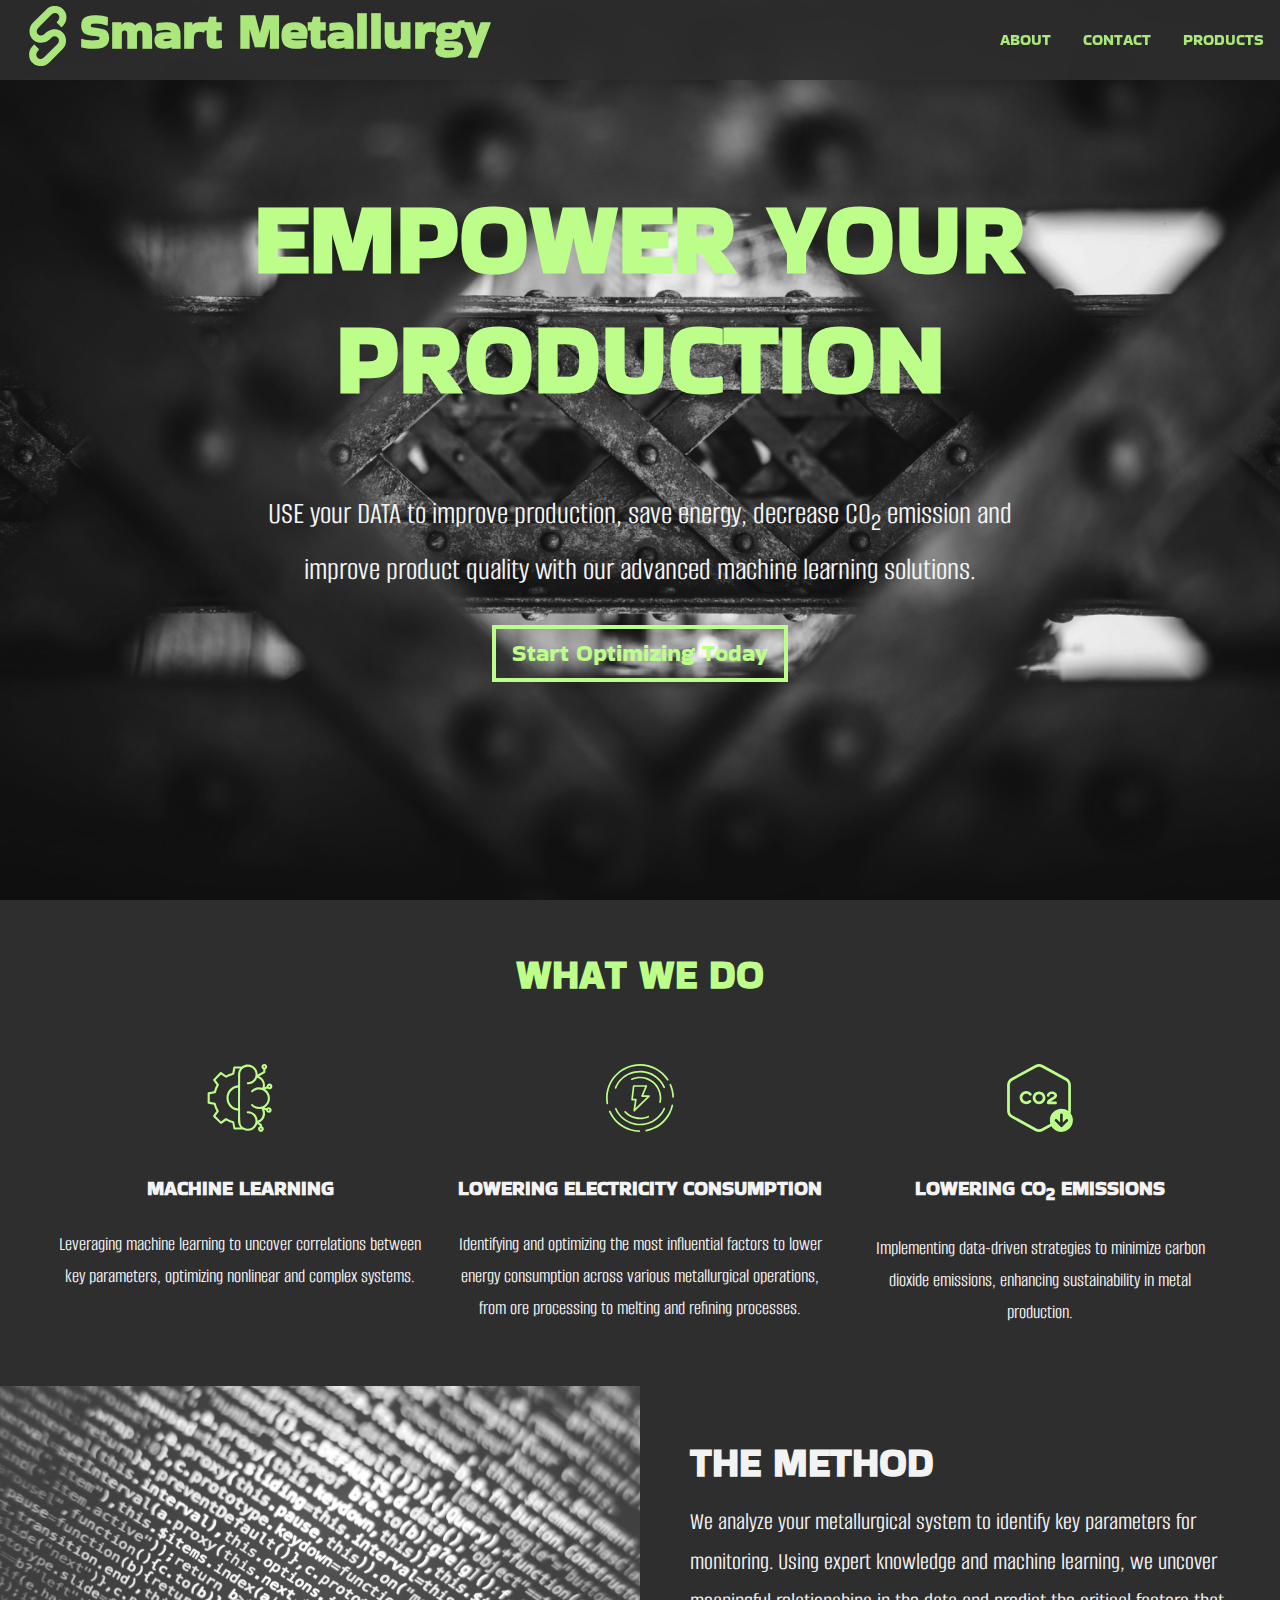
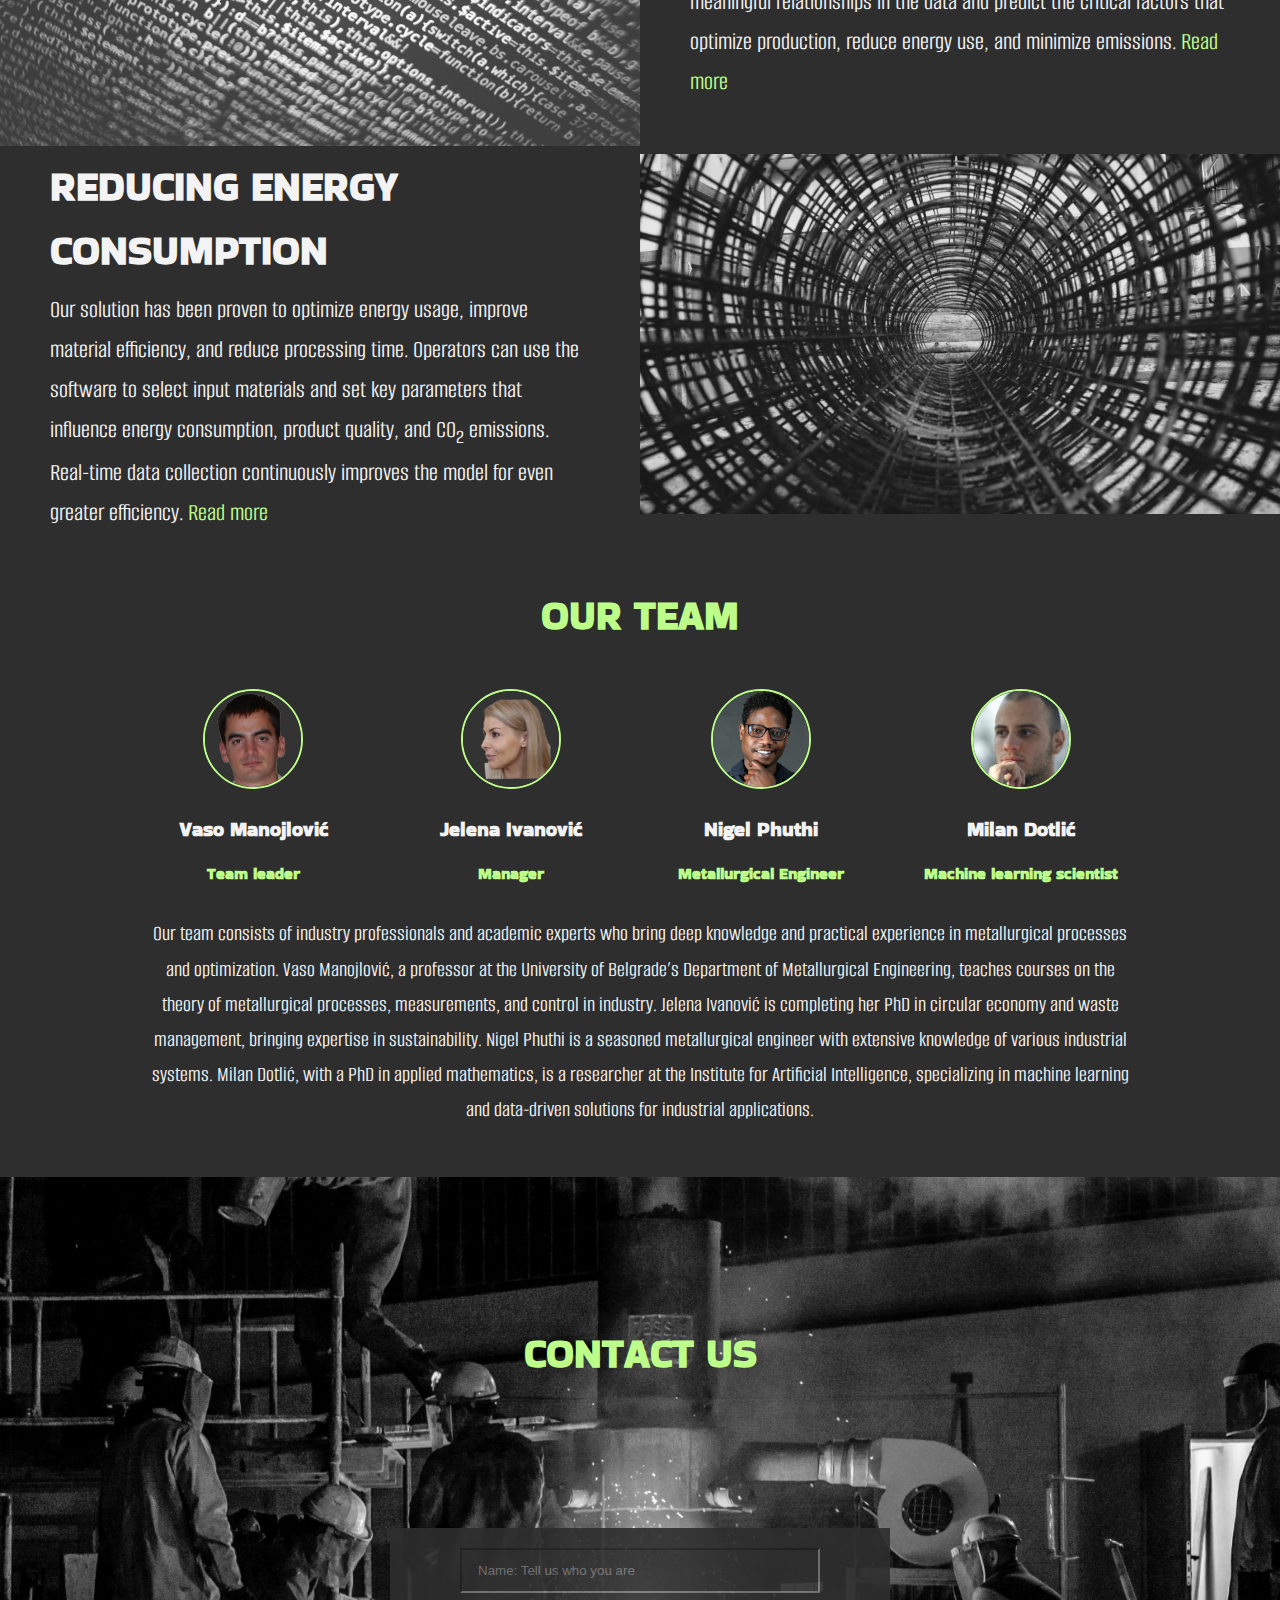
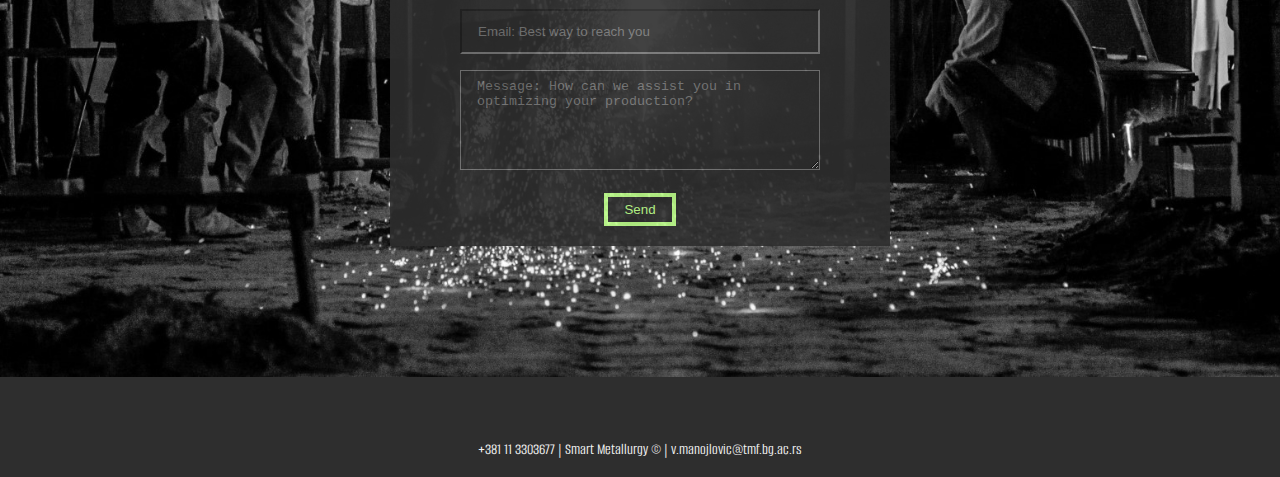
<file: index.html>
<!DOCTYPE html>
<html lang="en">

<head>
  <meta charset="UTF-8">
  <meta http-equiv="X-UA-Compatible" content="IE=edge">
  <meta name="viewport" content="width=device-width, initial-scale=1.0">
  <meta name="description" content="Software solution
  based on data-driven machine learning methods
  to reduce energy consumption and CO2 emission
  in large steel industries, making they products
  more competitive on the market.">
  <meta name="keywords"
    content="metallurgy, machine learning, reduce energy consumption, CO2 emission, large steel industries, optimization software, smart and clean steel">
  <link rel="stylesheet" href="https://cdnjs.cloudflare.com/ajax/libs/font-awesome/6.2.0/css/all.min.css"
    integrity="sha512-xh6O/CkQoPOWDdYTDqeRdPCVd1SpvCA9XXcUnZS2FmJNp1coAFzvtCN9BmamE+4aHK8yyUHUSCcJHgXloTyT2A=="
    crossorigin="anonymous" referrerpolicy="no-referrer" />
  <link rel="stylesheet" href="./css/style.css">
  <link rel="stylesheet" media="screen and (max-width: 900px)" href="./css/utilities.css">
  <link rel="stylesheet" media="screen and (max-width: 650px)" href="./css/mobile.css">
  <link rel="shortcut icon" type="image/x-icon" href="favicon.ico">
  <title>Smart Metallurgy | Software Metallurgy Optimization Solution</title>
</head>

<body id="home">

  <header class="header">
    <div id="navbar" class="navbar">
      <div class="logo">
        <img src="./img/logo.svg" alt="">
        <h1>
          <a href="#home">Smart Metallurgy</a>
        </h1>
      </div>
      <nav>
        <ul>
          <li><a href="#about">ABOUT</a></li>
          <li><a href="#contact">CONTACT</a></li>
          <li><a href="./html/readmore.html">PRODUCTS</a></li>
        </ul>
      </nav>
      <div class="menu-wrap">
        <input type="checkbox" class="toggler">
        <div class="hamburger">
          <div></div>
        </div>
        <div class="menu">
          <div>
            <div>
              <ul>
                <li><a href="#home">HOME</a></li>
                <li><a href="#about">ABOUT</a></li>
                <li><a href="#contact">CONTACT</a></li>
                <li><a href="./html/readmore.html">PRODUCTS</a></li>
              </ul>
            </div>
          </div>
        </div>
      </div>
    </div>
    <div class="container">
      <h1>EMPOWER YOUR PRODUCTION</h1>
      <div class="wrap">
        <p>USE your DATA to improve production, save energy, decrease CO<sub>2</sub> emission and improve product quality with our advanced machine learning solutions.
        </p>
        <a href="#contact" class="btn">Start Optimizing Today</a>
      </div>
    </div>
  </header>

  <main>
    <section id="about">
      <h2>WHAT WE DO</h2>
      <section class="flex-items">
        <div>
          <img src="./img/do1.svg" alt="">
          <div>
            <h3>MACHINE LEARNING</h3>
            <p>Leveraging machine learning to uncover correlations between key parameters, optimizing nonlinear and complex systems.</p>
          </div>
        </div>
        <div>
          <img src="./img/do2.svg" alt="">
          <div>
            <h3>LOWERING ELECTRICITY CONSUMPTION</h3>
            <p>Identifying and optimizing the most influential factors to lower energy consumption across various metallurgical operations, from ore processing to melting and refining processes.</p>
          </div>
        </div>
        <div>
          <img src="./img/do3.svg" alt="">
          <div>
            <h3>LOWERING CO<sub>2</sub> EMISSIONS</h3>
            <p>Implementing data-driven strategies to minimize carbon dioxide emissions, enhancing sustainability in metal production.</p>
          </div>
        </div>
      </section>
      <section class="flex-column">
        <div class="column-1">
          <img src="./img/about1.jpg" alt="">
        </div>
        <div class="column-2">
          <h3>THE METHOD</h3>
          <P>We analyze your metallurgical system to identify key parameters for monitoring. 
		  Using expert knowledge and machine learning, we uncover meaningful relationships in the data and predict the critical
		  factors that optimize production, reduce energy use, and minimize emissions.
		  <span><a href="/html/readmore.html">Read more</a></span></P>
        </div>
      </section>
      <section class="flex-column">
        <div class="column-3">
          <h3>REDUCING ENERGY CONSUMPTION</h3>
          <P>Our solution has been proven to optimize energy usage, improve material efficiency, and reduce processing time. Operators can use the software to select input materials
		  and set key parameters that influence energy consumption, product quality, and CO<sub>2</sub> emissions. Real-time data collection continuously improves the model for even greater efficiency. <span><a
                href="/html/readmore.html">Read more</a></span></P>
        </div>
        <div class="column-4">
          <img src="./img/about2.jpg" alt="">
        </div>
      </section>
    </section>

    <section id="team">
      <h2>OUR TEAM</h2>
      <section class="flex-items">
        <div>
          <img src="./img/Vaso.jpg" alt="">
          <div>
            <h3>Vaso Manojlović</h3>
            <h4>Team leader</h4>
          </div>
        </div>
        <div>
          <img src="./img/Jelena.jpg" alt="">
          <div>
            <h3>Jelena Ivanović</h3>
            <h4>Manager</h4>
          </div>
        </div>
		<div>
          <img src="./img/Nigel.jpg" alt="">
          <div>
            <h3>Nigel Phuthi</h3>
            <h4>Metallurgical Engineer</h4>
          </div>
        </div>
		<div>
          <img src="./img/Milan.jpg" alt="">
          <div>
            <h3>Milan Dotlić</h3>
            <h4>Machine learning scientist</h4>
          </div>
        </div>
      </section>
      <p>Our team consists of industry professionals and academic experts who bring deep knowledge and practical experience in metallurgical processes and optimization. 
	  Vaso Manojlović, a professor at the University of Belgrade’s Department of Metallurgical Engineering, teaches courses on the theory of metallurgical processes, measurements, and control in industry.  
	  Jelena Ivanović is completing her PhD in circular economy and waste management, bringing expertise in sustainability. 
	  Nigel Phuthi is a seasoned metallurgical engineer with extensive knowledge of various industrial systems. 
	  Milan Dotlić, with a PhD in applied mathematics, is a researcher at the Institute for Artificial Intelligence, specializing in machine learning and data-driven solutions for industrial applications.</p>
    </section>

    <section id="contact">
      <h2>CONTACT US</h2>
      <div class="container">
        <div class="wrap">
          <form action="./form/process.php" method="post" class="callback-form">
            <div class="form-group">
              <input type="text" name="name" id="name" placeholder="Name: Tell us who you are">
            </div>
            <div class="form-group">
              <input type="email" name="email" id="email" placeholder="Email: Best way to reach you">
            </div>
            <div class="form-group">
              <textarea name="message" id="message" placeholder="Message: How can we assist you in optimizing your production?"></textarea>
            </div>
            <input type="submit" value="Send" class="btn">
          </form>
        </div>
      </div>
    </section>
  </main>

  <footer id="footer">
    <div class="social">
      <!-- Add other media links
        <a href="#"><i class="fab fa-facebook fa-2x"></i></a>
        <a href="#"><i class="fab fa-twitter fa-2x"></i></a>
        <a href="#"><i class="fab fa-linkedin fa-2x"></i></a>
      -->
      <a href="https://www.youtube.com/watch?v=U3nq0Mzc3Ec" target="_blank"><i class="fab fa-youtube fa-2x"></i></a>
    </div>
    <p><i class="fas fa-phone"></i> +381 11 3303677 | Smart Metallurgy &copy; | v.manojlovic@tmf.bg.ac.rs <i
        class="fas fa-envelope"></i></p>
  </footer>

  <script src="https://code.jquery.com/jquery-3.6.1.min.js"
    integrity="sha256-o88AwQnZB+VDvE9tvIXrMQaPlFFSUTR+nldQm1LuPXQ=" crossorigin="anonymous"></script>

  <script>
    // Smooth Scrolling
    $('#navbar a').on('click', function (event) {
      if (this.hash !== '') {
        event.preventDefault();

        const hash = this.hash;

        $('html, body').animate(
          {
            scrollTop: $(hash).offset().top - 100
          },
          800
        );
      }
    });
  </script>

</body>

</html>
</file>
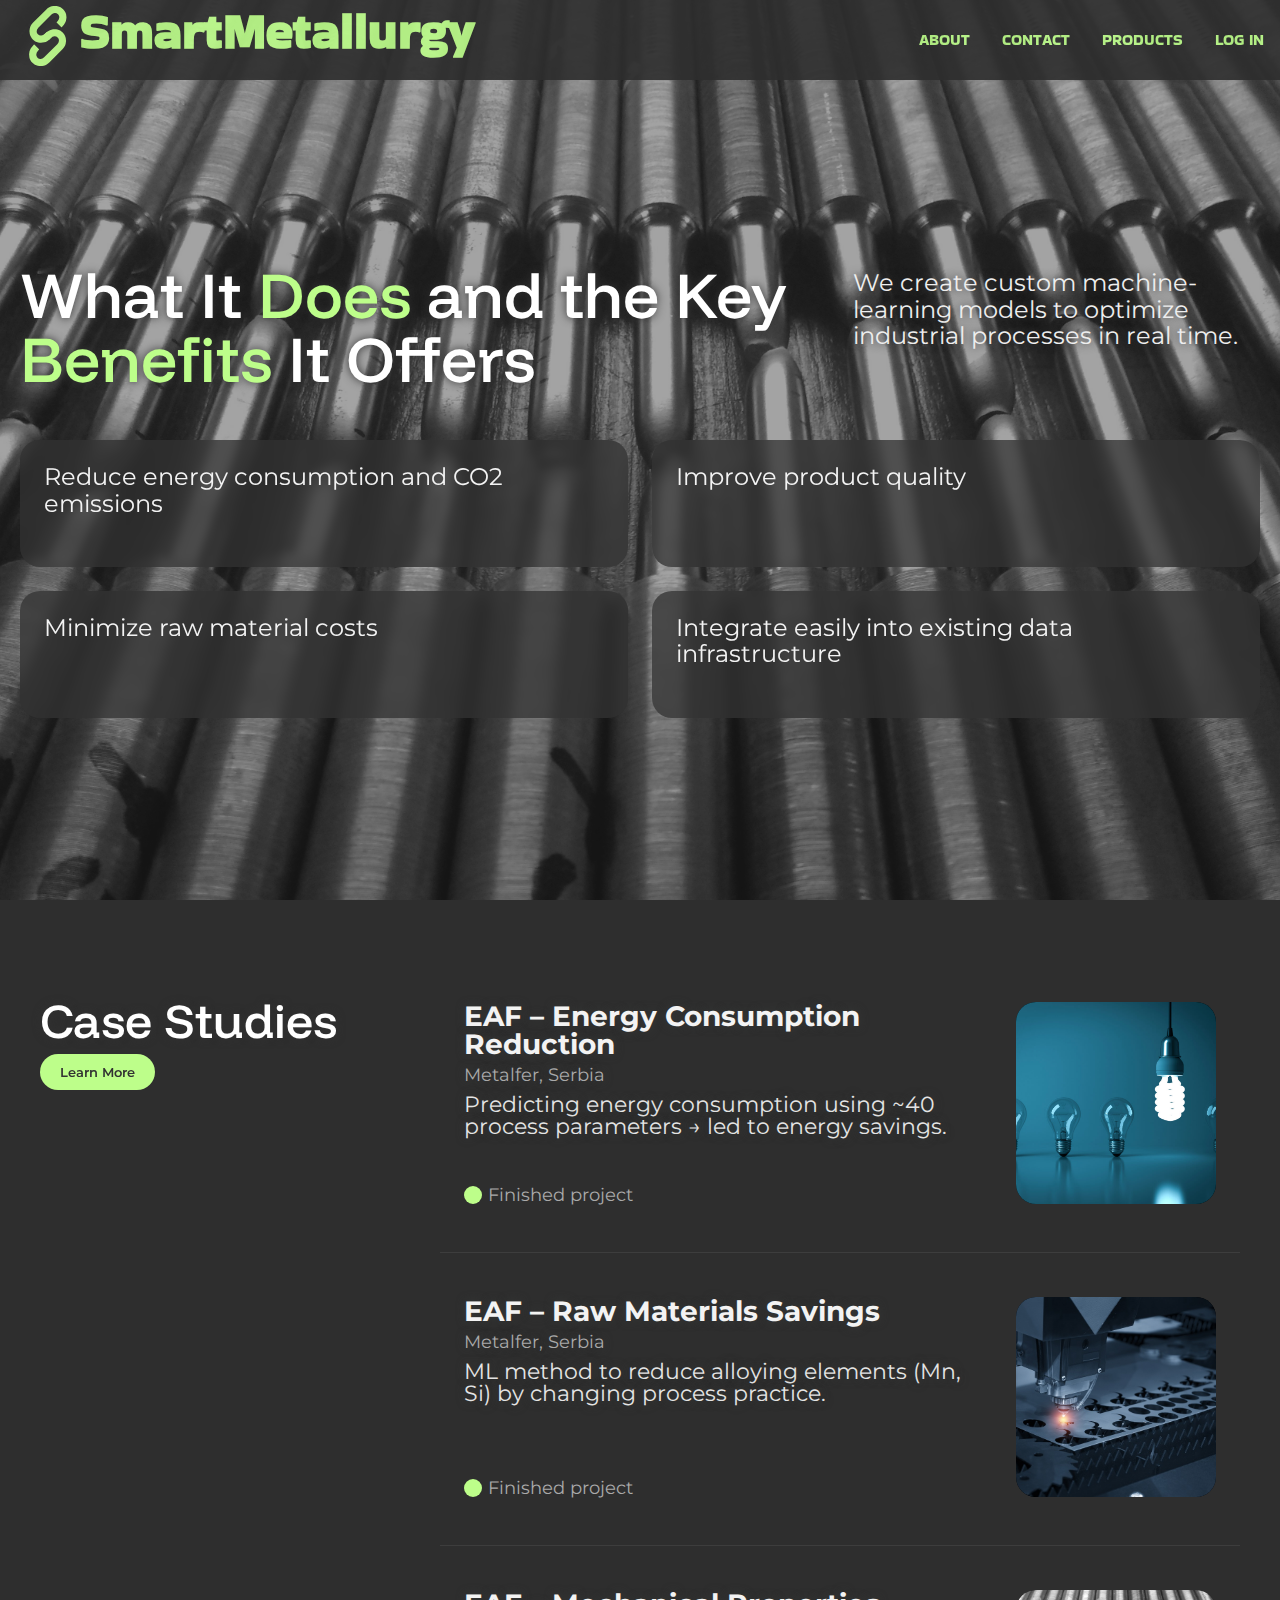
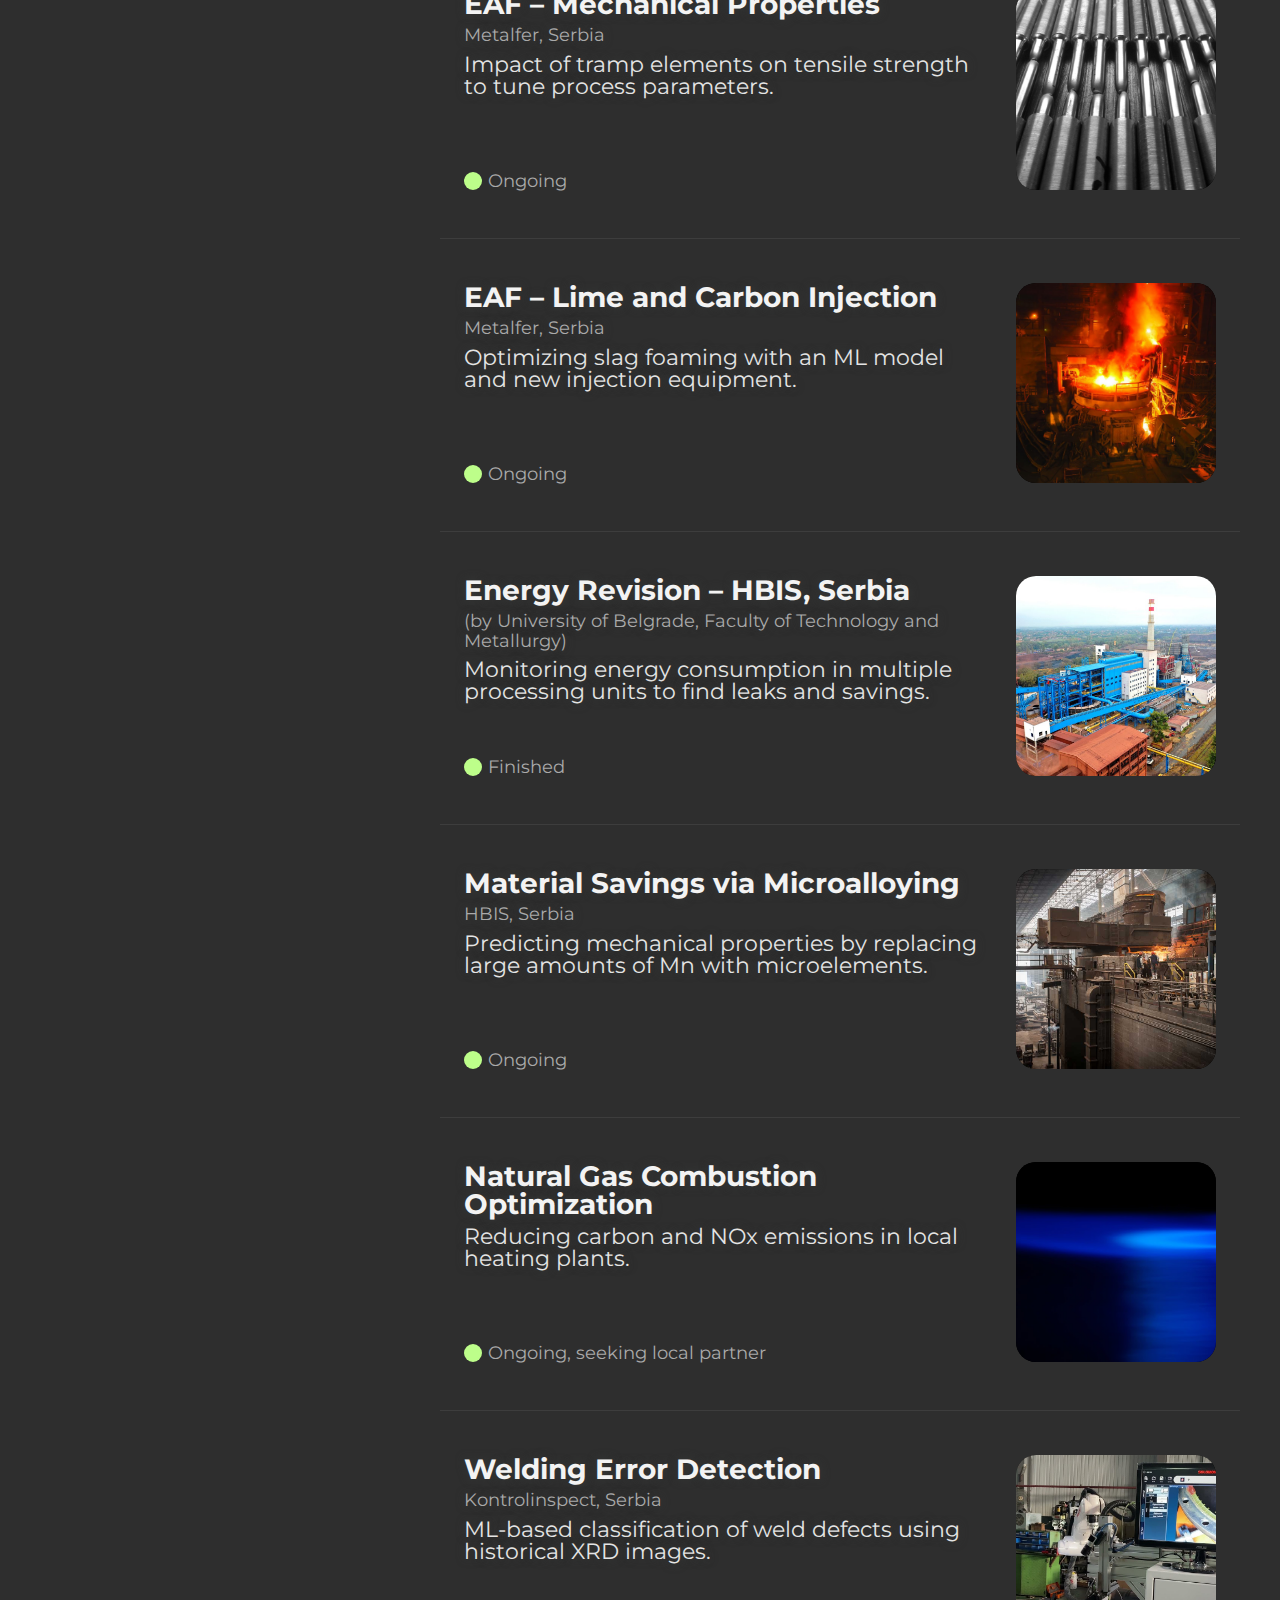
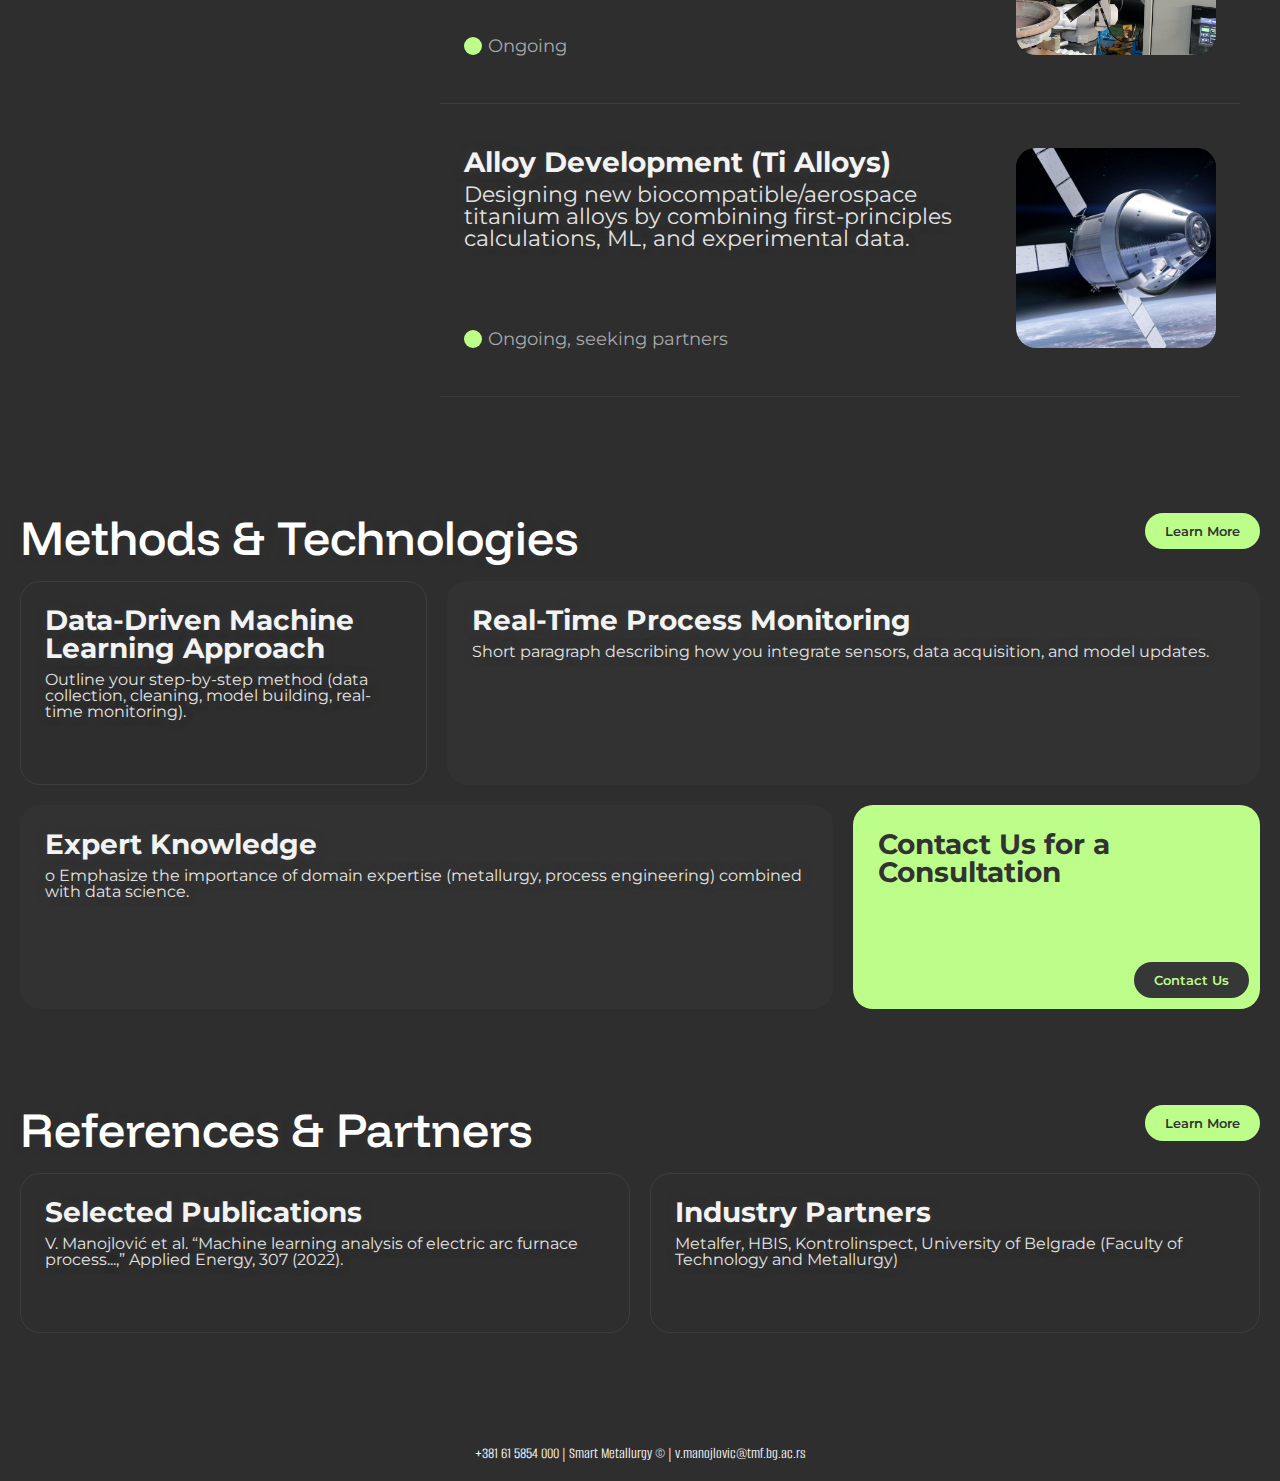
<file: html/readmore.html>
<!DOCTYPE html>
<html lang="en">
   <head>
      <meta charset="UTF-8" />
      <meta http-equiv="X-UA-Compatible" content="IE=edge" />
      <meta name="viewport" content="width=device-width, initial-scale=1.0" />
      <meta
         name="description"
         content="Software solution
  based on data-driven machine learning methods
  to reduce energy consumption and CO2 emission
  in large steel industries, making they products
  more competitive on the market."
      />
      <meta
         name="keywords"
         content="metallurgy, machine learning, reduce energy consumption, CO2 emission, large steel industries, optimization software, smart and clean steel"
      />
      <link
         rel="stylesheet"
         href="https://cdnjs.cloudflare.com/ajax/libs/font-awesome/6.2.0/css/all.min.css"
         integrity="sha512-xh6O/CkQoPOWDdYTDqeRdPCVd1SpvCA9XXcUnZS2FmJNp1coAFzvtCN9BmamE+4aHK8yyUHUSCcJHgXloTyT2A=="
         crossorigin="anonymous"
         referrerpolicy="no-referrer"
      />
      <link rel="stylesheet" href="../css/style.css" />
      <!--<link
         rel="stylesheet"
         media="screen and (max-width: 900px)"
         href="../css/utilities.css"
      />
      <link
         rel="stylesheet"
         media="screen and (max-width: 650px)"
         href="../css/mobile.css"
      />-->
      <link rel="stylesheet" href="../css/readmore.css" />
      <title>Smart Metallurgy | Products</title>
   </head>

   <body id="body-log">
      <header>
         <div id="navbar" class="navbar">
            <div class="logo">
               <img src="../img/logo.svg" alt="" />
               <h1>
                  <a href="../index.html">SmartMetallurgy</a>
               </h1>
            </div>
            <nav>
               <ul>
                  <li><a href="../index.html#about">ABOUT</a></li>
                  <li><a href="../index.html#contact">CONTACT</a></li>
                  <li><a href="#info">PRODUCTS</a></li>
                  <li>
                     <a href="http://165.22.73.162:443/Account/Login">LOG IN</a>
                  </li>
               </ul>
            </nav>
            <div class="menu-wrap">
               <input type="checkbox" class="toggler" />
               <div class="hamburger">
                  <div></div>
               </div>
               <div class="menu">
                  <div>
                     <div>
                        <ul>
                           <li><a href="../index.html#home">HOME</a></li>
                           <li><a href="../index.html#about">ABOUT</a></li>
                           <li><a href="../index.html#contact">CONTACT</a></li>
                           <li><a href="#info">PRODUCTS</a></li>
                           <li>
                              <a href="http://165.22.73.162:443/Account/Login"
                                 >LOG IN</a
                              >
                           </li>
                        </ul>
                     </div>
                  </div>
               </div>
            </div>
         </div>
      </header>

      <main>
         <section class="our-solutions">
            <div class="container">
               <div class="our-solutions__body">
                  <div class="our-solutions__left">
                     <h2 class="our-solutions__title">
                        What It <i>Does</i> and the Key <i>Benefits</i> It
                        Offers
                     </h2>
                     <p class="our-solutions__text">
                        We create custom machine-learning models to optimize
                        industrial processes in real time.
                     </p>
                  </div>
                  <div class="our-solutions__grid-benefits">
                     <p class="our-solutions__item-benefits">
                        Reduce energy consumption and CO2 emissions
                     </p>
                     <p class="our-solutions__item-benefits">
                        Improve product quality
                     </p>
                     <p class="our-solutions__item-benefits">
                        Minimize raw material costs
                     </p>
                     <p class="our-solutions__item-benefits">
                        Integrate easily into existing data infrastructure
                     </p>
                  </div>
               </div>
            </div>
         </section>
         <section class="case-studies">
            <div class="container">
               <div class="case-studies__body">
                  <div class="case-studies__left">
                     <h2 class="our-solutions__title case-studies__title">
                        Case Studies
                     </h2>
                     <div>
                        <button class="our-solutions__btn">Learn More</button>
                     </div>
                  </div>
                  <div class="case-studies__grid">
                     <div class="item-case-studies">
                        <div class="item-case-studies__content">
                           <h2 class="item-case-studies__title">
                              EAF – Energy Consumption Reduction
                           </h2>
                           <p class="item-case-studies__client">
                              Metalfer, Serbia
                           </p>
                           <p class="item-case-studies__focus">
                              Predicting energy consumption using ~40 process
                              parameters → led to energy savings.
                           </p>
                           <p class="item-case-studies__status">
                              Finished project
                           </p>
                        </div>
                        <div class="item-case-studies__img">
                           <img
                              src="../img/iStock-655447016-1-1024x768.jpg"
                              alt=""
                           />
                        </div>
                     </div>

                     <div class="item-case-studies">
                        <div class="item-case-studies__content">
                           <h2 class="item-case-studies__title">
                              EAF – Raw Materials Savings
                           </h2>
                           <p class="item-case-studies__client">
                              Metalfer, Serbia
                           </p>
                           <p class="item-case-studies__focus">
                              ML method to reduce alloying elements (Mn, Si) by
                              changing process practice.
                           </p>
                           <p class="item-case-studies__status">
                              Finished project
                           </p>
                        </div>
                        <div class="item-case-studies__img">
                           <img
                              src="../img/AdobeStock_141206041_web.jpg"
                              alt=""
                           />
                        </div>
                     </div>

                     <div class="item-case-studies">
                        <div class="item-case-studies__content">
                           <h2 class="item-case-studies__title">
                              EAF – Mechanical Properties
                           </h2>
                           <p class="item-case-studies__client">
                              Metalfer, Serbia
                           </p>
                           <p class="item-case-studies__focus">
                              Impact of tramp elements on tensile strength to
                              tune process parameters.
                           </p>
                           <p class="item-case-studies__status">Ongoing</p>
                        </div>
                        <div class="item-case-studies__img">
                           <img src="../img/readmore.jpg" alt="" />
                        </div>
                     </div>

                     <div class="item-case-studies">
                        <div class="item-case-studies__content">
                           <h2 class="item-case-studies__title">
                              EAF – Lime and Carbon Injection
                           </h2>
                           <p class="item-case-studies__client">
                              Metalfer, Serbia
                           </p>
                           <p class="item-case-studies__focus">
                              Optimizing slag foaming with an ML model and new
                              injection equipment.
                           </p>
                           <p class="item-case-studies__status">Ongoing</p>
                        </div>
                        <div class="item-case-studies__img">
                           <img src="../img/EAF_furnace 2.jpg" alt="" />
                        </div>
                     </div>

                     <div class="item-case-studies">
                        <div class="item-case-studies__content">
                           <h2 class="item-case-studies__title">
                              Energy Revision – HBIS, Serbia
                           </h2>
                           <p class="item-case-studies__client">
                              (by University of Belgrade, Faculty of Technology
                              and Metallurgy)
                           </p>
                           <p class="item-case-studies__focus">
                              Monitoring energy consumption in multiple
                              processing units to find leaks and savings.
                           </p>
                           <p class="item-case-studies__status">Finished</p>
                        </div>
                        <div class="item-case-studies__img">
                           <img
                              src="../img/Nova-aglomeracija-pew65i9c3lq4pg41f1a7ngqhd3mg0xv76w797sj9c0.jpg"
                              alt=""
                           />
                        </div>
                     </div>

                     <div class="item-case-studies">
                        <div class="item-case-studies__content">
                           <h2 class="item-case-studies__title">
                              Material Savings via Microalloying
                           </h2>
                           <p class="item-case-studies__client">HBIS, Serbia</p>
                           <p class="item-case-studies__focus">
                              Predicting mechanical properties by replacing
                              large amounts of Mn with microelements.
                           </p>
                           <p class="item-case-studies__status">Ongoing</p>
                        </div>
                        <div class="item-case-studies__img">
                           <img src="../img/DSC_0844.jpg" alt="" />
                        </div>
                     </div>

                     <div class="item-case-studies">
                        <div class="item-case-studies__content">
                           <h2 class="item-case-studies__title">
                              Natural Gas Combustion Optimization
                           </h2>
                           <p class="item-case-studies__focus">
                              Reducing carbon and NOx emissions in local heating
                              plants.
                           </p>
                           <p class="item-case-studies__status">
                              Ongoing, seeking local partner
                           </p>
                        </div>
                        <div class="item-case-studies__img">
                           <img
                              src="../img/smell-gas-near-furnace.jpg"
                              alt=""
                           />
                        </div>
                     </div>

                     <div class="item-case-studies">
                        <div class="item-case-studies__content">
                           <h2 class="item-case-studies__title">
                              Welding Error Detection
                           </h2>
                           <p class="item-case-studies__client">
                              Kontrolinspect, Serbia
                           </p>
                           <p class="item-case-studies__focus">
                              ML-based classification of weld defects using
                              historical XRD images.
                           </p>
                           <p class="item-case-studies__status">Ongoing</p>
                        </div>
                        <div class="item-case-studies__img">
                           <img src="../img/maxresdefault (2).jpg" alt="" />
                        </div>
                     </div>

                     <div class="item-case-studies">
                        <div class="item-case-studies__content">
                           <h2 class="item-case-studies__title">
                              Alloy Development (Ti Alloys)
                           </h2>
                           <p class="item-case-studies__focus">
                              Designing new biocompatible/aerospace titanium
                              alloys by combining first-principles calculations,
                              ML, and experimental data.
                           </p>
                           <p class="item-case-studies__status">
                              Ongoing, seeking partners
                           </p>
                        </div>
                        <div class="item-case-studies__img">
                           <img
                              src="../img/Development_Wide_Application_of_Titanium_Alloy.jpg"
                              alt=""
                           />
                        </div>
                     </div>
                  </div>
               </div>
            </div>
         </section>
         <section class="methods">
            <div class="container">
               <div class="methods__body">
                  <div class="methods__left">
                     <h2 class="our-solutions__title methods__title">
                        Methods & Technologies
                     </h2>
                     <div>
                        <button class="our-solutions__btn">Learn More</button>
                     </div>
                  </div>
                  <div class="methods__grid">
                     <div class="methods__grid-row">
                        <div class="methods__grid-item methods-item">
                           <h3 class="methods-item__title">
                              Data-Driven Machine Learning Approach
                           </h3>
                           <p class="methods-item__text">
                              Outline your step-by-step method (data collection,
                              cleaning, model building, real-time monitoring).
                           </p>
                        </div>
                        <div class="methods__grid-item methods-item">
                           <h3 class="methods-item__title">
                              Real-Time Process Monitoring
                           </h3>
                           <p class="methods-item__text">
                              Short paragraph describing how you integrate
                              sensors, data acquisition, and model updates.
                           </p>
                        </div>
                     </div>
                     <div class="methods__grid-row">
                        <div class="methods__grid-item methods-item">
                           <h3 class="methods-item__title">Expert Knowledge</h3>
                           <p class="methods-item__text">
                              o Emphasize the importance of domain expertise
                              (metallurgy, process engineering) combined with
                              data science.
                           </p>
                        </div>
                        <div class="methods__grid-item methods-item">
                           <h3 class="methods-item__title">
                              Contact Us for a Consultation
                           </h3>
                           <div class="methods-item__btn-wrapper">
                              <button
                                 class="our-solutions__btn methods-item__btn"
                              >
                                 Contact Us
                              </button>
                           </div>
                        </div>
                     </div>
                  </div>
               </div>
            </div>
         </section>
         <section class="methods">
            <div class="container">
               <div class="methods__body">
                  <div class="methods__left">
                     <h2
                        class="our-solutions__title methods__title references__title"
                     >
                        References & Partners
                     </h2>
                     <div>
                        <button class="our-solutions__btn">Learn More</button>
                     </div>
                  </div>
                  <div class="references__grid">
                     <div class="references__grid-item references-item">
                        <h3 class="references-item__title">
                           Selected Publications
                        </h3>
                        <p class="references-item__text">
                           V. Manojlović et al. “Machine learning analysis of
                           electric arc furnace process...,” Applied Energy, 307
                           (2022).
                        </p>
                     </div>
                     <div class="references__grid-item references-item">
                        <h3 class="references-item__title">
                           Industry Partners
                        </h3>
                        <p class="references-item__text">
                           Metalfer, HBIS, Kontrolinspect, University of
                           Belgrade (Faculty of Technology and Metallurgy)
                        </p>
                     </div>
                  </div>
               </div>
            </div>
         </section>
      </main>

      <footer id="footer">
         <div class="social">
            <!-- Add other media links
        <a href="#"><i class="fab fa-facebook fa-2x"></i></a>
        <a href="#"><i class="fab fa-twitter fa-2x"></i></a>
        <a href="#"><i class="fab fa-linkedin fa-2x"></i></a>
      -->
            <a
               href="https://www.youtube.com/watch?v=U3nq0Mzc3Ec"
               target="_blank"
               ><i class="fab fa-youtube fa-2x"></i
            ></a>
         </div>
         <p>
            <i class="fas fa-phone"></i> +381 61 5854 000 | Smart Metallurgy
            &copy; | v.manojlovic@tmf.bg.ac.rs <i class="fas fa-envelope"></i>
         </p>
      </footer>
   </body>
</html>
</file>
<file: css/style.css>
@import url('https://fonts.googleapis.com/css2?family=Alumni+Sans:wght@500&family=Bakbak+One&display=swap');

* {
  box-sizing: border-box;
  padding: 0;
  margin: 0;
}

body {
  font-family: 'Bakbak One', 'cursive';
  background: #2E2E2E;
  color: #f3f3f3;
  line-height: 1.6;
}

ul {
  list-style: none;
}

a {
  color: #BDFE8A;
  text-decoration: none;
}

h1,
h2 {
  line-height: 1.2;
}

p {
  font-family: 'Alumni Sans', sans-serif;
  margin: 8px 0;
}

img {
  width: 100%;
}

.btn {
  background: transparent;
  cursor: pointer;
  display: inline-block;
  padding: 5px 16px;
  border: #BDFE8A 4px solid;
  color: #BDFE8A;
  transition: all 0.3s ease-in;
}

.btn:hover {
  color: #f3f3f3;
  border: #f3f3f3 4px solid;
}

/* Navbar */
.navbar {
  display: flex;
  align-items: center;
  justify-content: space-between;
  height: 80px;
  width: 100%;
  background: #2E2E2E;
  opacity: 0.9;
  position: fixed;
  top: 0px;
  z-index: 10;
}

.navbar .logo {
  display: -webkit-inline-box;
  align-items: center;
  justify-content: left;
  text-align: center;
  z-index: 16;
}

.navbar .logo img {
  height: 70px;
  margin-left: 16px;
}

.navbar .logo h1 {
  font-size: 50px;
}

.navbar ul {
  display: flex;
  z-index: 16;
}

.navbar a {
  padding: 8px 16px;
  transition: all 0.3s ease-in
}

.navbar a:hover {
  border-bottom: 2px solid;
  color: #f3f3f3;
}

.menu-wrap {
  display: none;
}

/* Header */
.header {
  background: url('../img/home.jpg') no-repeat center center/cover;
  height: 100vh;
}

.header .container {
  display: flex;
  flex-direction: column;
  align-items: center;
  justify-content: center;
  text-align: center;
  height: 100%;
  padding: 0 20px;
}

.header .container h1 {
  font-size: 100px;
  color: #BDFE8A;
}

.header .container .wrap {
  display: flex;
  flex-direction: column;
  align-items: center;
  text-align: center;
  margin: 20px;
  padding: 20px;
}

.header .container p {
  font-size: 32px;
  padding: 20px;
  margin: 10px;
  max-width: 800px;
  text-align: center;
}

.header .container a {
  font-size: 24px
}

/* What We Do */
#about {
  display: flex;
  flex-direction: column;
  justify-content: center;
  align-items: center;
}

#about h2 {
  font-size: 40px;
  text-align: center;
  margin: 50px 0;
  color: #BDFE8A;
}

#about h3 {
  font-size: 40px;
}

#about p {
  font-size: 25px;
}

#about .flex-items {
  display: flex;
  flex-direction: row;
  justify-content: space-evenly;
  justify-content: center;
  text-align: center;
  height: 100%;
  margin-bottom: 50px;
}

#about .flex-items img {
  height: 100px;
  width: 100px;
  padding: 16px;
}

#about .flex-items h3 {
  font-size: 20px;
  padding: 16px;
}

#about .flex-items p {
  font-size: 20px;
  padding: 0 16px;
  max-width: 400px;
}

#about .flex-column {
  display: flex;
  flex-direction: row;
  flex: 1;
  width: 100%;
}

#about .flex-column .column-1,
#about .flex-column .column-4 {
  width: 50vw
}

#about .flex-column .column-2,
#about .flex-column .column-3 {
  width: 50vw;
  display: flex;
  flex-direction: column;
  text-align: left;
  justify-content: center;
  padding: 0 50px;
}

/* Team */

#team div {
  margin-left: 20px;
  margin-right: 20px;
}

#team h2 {
  font-size: 40px;
  text-align: center;
  margin: 50px 0;
  color: #BDFE8A;
}

#team h4 {
  text-align: center;
  color: #BDFE8A;
}

#team p {
  font-size: 22px;
  text-align: center;
  margin-bottom: 50px;
  margin-left: 150px;
  margin-right: 150px;
}

#team .flex-items {
  display: flex;
  flex-direction: row;
  justify-content: center;
  text-align: center;
  height: 100%;
  margin-bottom: 30px;
}

#team .flex-items img {
  height: 100px;
  width: 100px;
  border-radius: 100%;
  border: #BDFE8A solid 2px;
}

#team .flex-items h3 {
  font-size: 20px;
  padding: 16px;
}

#team .flex-items p {
  font-size: 18px;
  padding: 0 16px;
  max-width: 400px;
}

/* Contact */

#contact {
  background: url(../img/contact.jpg) no-repeat center center/cover;
  display: flex;
  flex-direction: column;
  align-items: center;
  text-align: center;
  justify-content: space-evenly;
  height: 800px;
}

#contact h2 {
  font-size: 40px;
  text-align: center;
  margin: 20px 0;
  color: #BDFE8A;
}

#contact .container {
  position: relative;
}

#contact .wrap {
  background: #2E2E2E;
  opacity: 0.9;
  width: 500px;
  padding: 20px 0;
  z-index: 3;
}

#contact .wrap .callback-form .form-group input {
  background: #2E2E2E;
  color: #f3f3f3;
  width: 360px;
  padding: 8px 16px;
  height: 45px;
  margin-bottom: 16px;
  z-index: 6;
}

#contact .wrap .callback-form .form-group textarea {
  background-color: #2E2E2E;
  color: #f3f3f3;
  width: 360px;
  padding: 8px 16px;
  height: 100px;
  margin-bottom: 16px;
  z-index: 6;
}

#contact .wrap .callback-form .form-group input:focus,
#contact .wrap .callback-form .form-group textarea:focus {
  outline: none;
  border-color: #BDFE8A;
}

/* Products */
#cover {
  background: url(../img/profile.jpg) no-repeat center center/cover;
  height: 100%;
  display: flex;
  flex-direction: column;
  align-items: center;
  justify-content: center;
  text-align: left;
}

#cover .info {
  background: #2E2E2E;
  opacity: 0.9;
  max-width: 1600px;
  padding: 16px 8px;
  margin: 0 16px 32px 16px;
}

#cover h1 {
  font-size: 80px;
  padding: 100px 16px 50px 16px;
  color: #BDFE8A;
}

#cover h2 {
  font-size: 40px;
  margin-bottom: 16px;
  color: #BDFE8A;
}

#cover h3 {
  font-size: 20px;
  margin: 16px 0;
}

#cover p {
  font-size: 18px;
  padding: 8px 8px;
}

#cover img {
  border-radius: 10%;
  margin: 16px 0;
}

#products {
  display: grid;
  grid-template-columns: repeat(2, 1fr);
  grid-template-rows: repeat(2, auto);
  align-items: center;
}

#products .img {
  grid-row: 2 / span 2;
}

#products .service ul {
  text-align: center;
}

@media(max-width: 1200px) {
  #products .img {
    grid-column: 1 / span 2;
  }

  #products .solution {
    grid-column: 1 / span 2;
  }
}

#method ul {
  text-align: center;
}

#method .wrap1 {
  display: flex;
  align-items: center;
}

#method .wrap1 img {
  width: 550px;
}

@media(max-width: 1200px) {
  #method .wrap1 {
    display: flex;
    flex-direction: column;
  }
}

#method .wrap2 {
  display: flex;
  text-align: center;
}

#method .wrap2 .two {
  display: flex;
}

#energy .refrences {
  display: flex;
  flex-direction: column;
  align-items: center;
}

#energy .refrences img {
  max-width: 1000px;
}

/* Footer */
#footer {
  display: flex;
  flex-direction: column;
  align-items: center;
  justify-content: center;
  text-align: center;
  height: 100px;
  padding-top: 20px;
}

#footer .social a:hover {
  color: #f3f3f3;
}

#footer .social a {
  padding: 10px 30px;
}

#footer .social p {
  font-size: 20px;
}


/* Success */

#success {
  display: flex;
  align-items: center;
  justify-content: center;
  text-align: center;
  background: #2E2E2E;
  height: 80vh;
}
</file>
<file: css/utilities.css>
:root {
  --primary-color: rgba(189, 254, 138, 0.75);
  --overlay-color: rgba(46, 46, 46, 0.85);
  --menu-speed: 0.75s;
}

/* Navbar */
#navbar>nav {
  display: none;
}

.navbar ul {
  display: inline-block;
  flex-direction: column;
  z-index: 16;
}

.menu-wrap {
  display: grid;
  position: fixed;
  top: 0;
  right: 0;
  z-index: 16;
}

.menu-wrap .toggler {
  position: absolute;
  top: 0;
  right: 0;
  z-index: 20;
  cursor: pointer;
  width: 70px;
  height: 70px;
  opacity: 0;
}

.menu-wrap .hamburger {
  position: absolute;
  top: 0;
  right: 0;
  z-index: 16;
  width: 80px;
  height: 80px;
  padding: 1rem;
  background: var(--overlay-color);
  display: flex;
  align-items: center;
  justify-content: center;
}

/* Hamburger Line */
.menu-wrap .hamburger>div {
  position: relative;
  flex: none;
  width: 100%;
  height: 2px;
  background: #bdfe8a;
  display: flex;
  align-items: center;
  justify-content: center;
  transition: all 0.4s ease;
}

/* Hamburger Lines - Top & Bottom */
.menu-wrap .hamburger>div::before,
.menu-wrap .hamburger>div::after {
  content: '';
  position: absolute;
  z-index: 16;
  top: -10px;
  width: 100%;
  height: 2px;
  background: inherit;
}

/* Moves Line Down */
.menu-wrap .hamburger>div::after {
  top: 10px;
}

/* Toggler Animation */
.menu-wrap .toggler:checked+.hamburger>div {
  transform: rotate(135deg);
}

/* Turns Lines Into X */
.menu-wrap .toggler:checked+.hamburger>div:before,
.menu-wrap .toggler:checked+.hamburger>div:after {
  top: 0;
  transform: rotate(90deg);
}

/* Rotate On Hover When Checked */
.menu-wrap .toggler:checked:hover+.hamburger>div {
  transform: rotate(225deg);
}

/* Show Menu */
.menu-wrap .toggler:checked~.menu {
  visibility: visible;
}

.menu-wrap .toggler:checked~.menu>div {
  transform: scale(1);
  transition-duration: var(--menu-speed);
}

.menu-wrap .toggler:checked~.menu>div>div {
  opacity: 1;
  transition: opacity 0.4s ease 0.4s;
}

.menu-wrap .menu {
  position: fixed;
  top: 0;
  right: 0;
  width: 100%;
  height: 100%;
  visibility: hidden;
  overflow: hidden;
  display: flex;
  align-items: flex-start;
  justify-content: right;
}

.menu-wrap .menu>div {
  background: var(--overlay-color);
  border-radius: 0%;
  width: 50vw;
  height: 50vw;
  display: flex;
  flex: none;
  align-items: center;
  justify-content: center;
  transform: scale(0);
  transition: all 0.4s ease;
}

.menu-wrap .menu>div>div {
  text-align: center;
  max-width: 90vw;
  max-height: 100vh;
  opacity: 0;
  transition: opacity 0.4s ease;
}

.menu-wrap .menu>div>div>ul>li {
  list-style: none;
  color: #f3f3f3;
  font-size: 1.5rem;
  padding: 1rem;
}

.menu-wrap .menu>div>div>ul>li>a {
  color: inherit;
  text-decoration: none;
  transition: color 0.4s ease;
}

.menu-wrap .menu>div>div>ul>li>a:hover {
  color: var(--primary-color);
}

/* What We Do */
#about h3 {
  font-size: 20px;
}

#about p {
  font-size: 18px;
}

#about .flex-column .column-2,
#about .flex-column .column-3 {
  padding: 0 8px;
}

/* Products */
</file>
<file: css/mobile.css>
/* Navbar */
.navbar .logo {
  padding: 8px 16px;
}

.navbar .logo h1 {
  display: none;
}

.menu-wrap .menu {
  display: flex;
  align-items: center;
  justify-content: center;
}

.menu-wrap .menu>div {
  width: 500vw;
  height: 500vw;
}

/* Header */
.header .container h1 {
  font-size: 50px;
  margin-top: 80px;
}

.header .container p {
  font-size: 20;
  padding: 16px;
  margin: 8px;
}

.header .container a {
  font-size: 20px;
  margin-bottom: 8px;
}

.header .container .wrap {
  display: flex;
  flex-direction: column;
  align-items: center;
  justify-content: space-evenly;
  text-align: center;
  margin: 0;
  padding-top: 0;
}

/* What We Do */
#about h2 {
  font-size: 30px;
  margin: 40px 0;
}

#about h3 {
  font-size: 18px;
}

#about p {
  font-size: 16px;
}

#about .flex-items {
  display: flex;
  flex-direction: column;
  justify-content: center;
  justify-content: center;
  text-align: center;
  height: 100%;
  margin-bottom: 40px;
}

#about .flex-column {
  display: flex;
  flex-direction: column;
  flex: 1;
  width: 100%;
}

#about .flex-column .column-1,
#about .flex-column .column-4 {
  width: 100vw
}

#about .flex-column .column-2,
#about .flex-column .column-3 {
  width: 100vw;
  display: flex;
  flex-direction: column;
  text-align: left;
  justify-content: center;
  padding: 0 16px;
}

/* Team */
#team div {
  margin-bottom: 20px;
}

#team h2 {
  font-size: 30px;
  text-align: center;
  margin: 40px 0;
}

#team p {
  font-size: 18px;
  text-align: center;
  margin-bottom: 30px;
  margin-left: 15px;
  margin-right: 15px;
}

#team .flex-items {
  display: flex;
  flex-direction: column;
  justify-content: center;
  text-align: center;
  height: 100%;
  margin-bottom: 16px;
}

/* Contact */
#contact h2 {
  font-size: 30px;
}

#contact .wrap {
  width: 90vw;
  padding: 16px 0;
}

#contact .wrap .callback-form .form-group input {
  width: 275px;
  height: 45px;
}

#contact .wrap .callback-form .form-group textarea {
  width: 275px;
  height: 100px;
}

/* Products */
#cover h1 {
  font-size: 50px;
  padding: 80px 16px 30px 16px;
}

#cover h2 {
  font-size: 30px;
}

#cover h3 {
  font-size: 18px;
}

#cover p {
  font-size: 16px;
}

#method .wrap1 img {
  width: 90vw;
}

#method .wrap2 {
  flex-direction: column;
}

/* Footer */
#footer {
  margin-bottom: 16px;
}
</file>
<file: css/readmore.css>
/*first section*/
@import url("https://fonts.googleapis.com/css2?family=Funnel+Display:wght@300..800&family=Montserrat:ital,wght@0,100..900;1,100..900&display=swap");
.our-solutions {
   position: relative;
   padding: 100px 20px 20px 20px;
   width: 100%;
   min-height: 100svh;
   display: flex;
   justify-content: center;
   align-items: center;
   z-index: 0;
}

.our-solutions::before {
   content: "";
   position: absolute;
   top: 0;
   left: 0;
   width: 100%;
   height: 100%;
   background-image: url("../img/readmore.jpg");
   background-size: cover;
   background-repeat: no-repeat;
   background-position: center;
   z-index: -1;
   opacity: 0.56;
}

.container {
   width: 100%;
   max-width: 1280px;
   margin: 0 auto;
}
.our-solutions__body {
   width: 100%;
   gap: 20px;
}
.our-solutions__left {
   display: grid;
   grid-template-columns: 2fr 1fr;
   gap: 20px;
}
.our-solutions__title {
   font-size: 64px;
   color: white;
   text-shadow: 0 0 10px #323232;
   font-family: "Funnel Display", sans-serif;
   line-height: 1;
   font-weight: 500;
}
.our-solutions__title i {
   color: #bdfe8a;
   font-style: normal;
}

.our-solutions__text {
   font-size: 24px;
   line-height: 1.1;
   text-shadow: 0 0 10px #323232;
   font-family: "Montserrat", sans-serif;
   color: #eeeeee;
}
.our-solutions__btn {
   padding: 10px 20px;
   border-radius: 20px;
   border: 0;
   font-family: "Montserrat", sans-serif;
   font-weight: 600;
   background: #bdfe8a;
   color: #323232;
}
.our-solutions__grid-benefits {
   display: grid;
   grid-template-columns: 1fr 1fr;
   grid-template-rows: 1fr 1fr;
   gap: 24px;
   margin-top: 50px;
}
.our-solutions__item-benefits {
   background: #323232bd;
   margin: 0;
   padding: 24px 24px 50px 24px;
   font-size: 24px;
   line-height: 1.1;
   border-radius: 20px;
   backdrop-filter: blur(5px);
   font-family: "Montserrat", sans-serif;
}
@media (max-width: 1024px) {
}
@media (max-width: 768px) {
   .our-solutions__title {
      font-size: 48px;
   }
   .our-solutions__left {
      display: grid;
      grid-template-columns: 1fr;
      gap: 20px;
   }
   .our-solutions__grid-benefits {
      display: grid;
      grid-template-columns: 1fr 1fr;
      grid-template-rows: 1fr 1fr;
      gap: 10px;
      margin-top: 24px;
   }
   .our-solutions__item-benefits {
      padding: 20px;
      font-size: 16px;
   }
}

/*.case-studies*/
.case-studies {
   padding: 48px 20px;
}
.case-studies__body {
   padding: 20px;
   display: grid;
   grid-template-columns: 1fr 2fr;
}
.case-studies__left {
   display: flex;
   flex-direction: column;
   position: sticky;
   top: 100px;
   flex: 1 1 auto;
   height: fit-content;
   gap: 10px;
   margin-top: 28px;
}

.case-studies__title {
   font-size: 48px;
}

.case-studies__grid {
   display: grid;
   grid-template-columns: 1fr;
   gap: 20px;
   margin-top: 10px;
}

.item-case-studies {
   /*background: #323232bd;*/
   padding: 24px 24px 48px 24px;
   font-size: 24px;
   line-height: 1.1;
   /*border-radius: 20px;*/
   font-family: "Montserrat", sans-serif;
   border-bottom: 1px solid #424242bd;
   margin: 0;
   font-size: 22px;
   line-height: 1.1;
   display: flex;
   height: 100%;
   gap: 32px;
   background-size: cover;
   background-repeat: no-repeat;
   background-position: right center;
}
.item-case-studies__content {
   display: flex;
   flex-direction: column;
   gap: 8px;
   width: auto;
}
.item-case-studies__img {
   aspect-ratio: 1 / 1;
   height: 100%;
   background: #000;
   border-radius: 20px;
   overflow: hidden;
   position: relative;
   flex-shrink: 0;
   width: 200px;
}
.item-case-studies__img img {
   position: absolute;
   top: 0;
   left: 0;
   width: 100%;
   height: 100%;
   object-fit: cover;
}
.item-case-studies__title {
   font-size: 28px;
   line-height: 1;
   margin: 0;
   text-shadow: 0 0 10px #363837;
}
.item-case-studies__client {
   color: #aaaaaa;
   font-size: 18px;
   margin: 0;
   text-shadow: 0 0 10px #363837;
   font-family: "Montserrat", sans-serif;
}
.item-case-studies__focus {
   color: #e4e4e4;
   flex: 1 1 auto;
   margin: 0;
   padding-bottom: 40px;
   text-shadow: 0 0 10px #363837;
   font-family: "Montserrat", sans-serif;
   line-height: 1;
}
.item-case-studies__status {
   color: #aaaaaa;
   margin: 0;
   font-family: "Montserrat", sans-serif;
   line-height: 1;
   display: flex;
   align-items: center;
   font-size: 18px;
}
.item-case-studies__status::before {
   content: "";
   display: inline-block;
   height: 18px;
   width: 18px;
   background: #bdfe8a;
   border-radius: 100px;
   margin-right: 6px;
   vertical-align: middle;
}
@media (max-width: 1024px) {
   .case-studies__body {
      grid-template-columns: 1fr 3fr;
   }
}
@media (max-width: 900px) {
   .case-studies__body {
      grid-template-columns: 1fr 3fr;
   }
   .item-case-studies__img {
      aspect-ratio: 1 / 1;
      height: 170px;
      flex-shrink: none;
      width: auto;
   }
}
@media (max-width: 768px) {
   .case-studies {
      padding: 20px;
   }
   .case-studies__body {
      grid-template-columns: 1fr;
      padding: 0;
   }
   .case-studies__left {
      position: inherit;
      margin-top: 0px;
      padding: 10px;
      align-items: center;
   }
   .case-studies__title {
      font-size: 32px;
   }

   .case-studies__grid {
      gap: 0px;
      margin-top: 0px;
   }
   .item-case-studies {
      line-height: 1.1;
      display: flex;
      padding: 20px 10px;
      gap: 16px;
   }
   .item-case-studies__img {
      width: 100px;
      aspect-ratio: 1 / 1;
      height: 100px;
   }
   .item-case-studies__title {
      font-size: 20px;
      line-height: 1;
   }
   .item-case-studies__client {
      font-size: 14px;
   }
   .item-case-studies__focus {
      flex: 1 1 auto;
      margin: 0;
      font-size: 16px;
      padding-bottom: 20px;
      line-height: 1;
   }
   .item-case-studies__status {
      font-size: 14px;
   }
}

/*methods*/
.methods {
   padding: 48px 20px;
}
.methods__body {
}
.methods__left {
   display: flex;
   justify-content: space-between;
   gap: 10px;
}
.methods__title {
   font-size: 48px;
}
.methods__grid {
   display: grid;
   grid-template-rows: 1fr 1fr;
   gap: 20px;
   margin-top: 20px;
}

.methods__grid-row {
   display: grid;
   gap: 20px;
}
.methods__grid-row:nth-child(1) {
   grid-template-columns: 1fr 2fr;
}

.methods__grid-row:nth-child(2) {
   grid-template-columns: 2fr 1fr;
}

.methods-item {
   border: 1px solid #424242bd;
   border-radius: 20px;
   padding: 24px;
   display: flex;
   flex-direction: column;
   gap: 10px;
}
.methods__grid-row:nth-child(1) .methods-item:nth-child(2),
.methods__grid-row:nth-child(2) .methods-item:nth-child(1) {
   background: #323232;
   border: 1px solid #00000000;
}

.methods-item__title {
   font-size: 28px;
   line-height: 1;
   margin: 0;
   text-shadow: 0 0 10px #363837;
   font-family: "Montserrat", sans-serif;
}
.methods-item__text {
   color: #e4e4e4;
   flex: 1 1 auto;
   margin: 0;
   padding-bottom: 40px;
   text-shadow: 0 0 10px #363837;
   font-family: "Montserrat", sans-serif;
   line-height: 1;
}
.methods__grid-row:nth-child(2) .methods-item:nth-child(2) {
   background: #bdfe8a;
   border: 1px solid #00000000;
   display: flex;
   justify-content: space-between;
   padding: 10px;
}
.methods__grid-row:nth-child(2)
   .methods-item:nth-child(2)
   .methods-item__title {
   text-shadow: 0 0 10px #36383700;
   color: #323232;
   padding: 14px;
}

.methods-item__btn-wrapper {
   display: flex;
   justify-content: flex-end;
}
.methods-item__btn {
   background: #363837;
   color: #bdfe8a;
}
@media (max-width: 1024px) {
}
@media (max-width: 768px) {
   .methods {
      padding: 20px;
   }
   .methods__left {
      display: flex;
      justify-content: center;
      align-items: center;
      flex-direction: column;
   }
   .methods__title {
      font-size: 32px;
      text-align: center;
      width: 70%;
   }
   .methods__grid {
      display: grid;
      grid-template-rows: 1fr 1fr;
      gap: 20px;
      margin-top: 20px;
   }

   .methods__grid-row {
      display: grid;
      gap: 20px;
      grid-template-rows: 1fr 1fr;
   }
   .methods__grid-row:nth-child(1),
   .methods__grid-row:nth-child(2) {
      grid-template-columns: 1fr;
   }
   .methods-item {
      padding: 20px;
   }
   .methods__grid-row:nth-child(2)
      .methods-item:nth-child(2)
      .methods-item__title {
      padding: 10px;
   }
   .methods-item__title {
      font-size: 20px;
   }
   .methods-item__text {
      padding-bottom: 0px;
      font-size: 16px;
      line-height: 1.2;
   }
}

/*references*/

.references__grid {
   display: grid;
   grid-template-columns: 1fr 1fr;
   gap: 20px;
   margin-top: 20px;
}

.references-item {
   border: 1px solid #424242bd;
   border-radius: 20px;
   padding: 24px;
   display: flex;
   flex-direction: column;
   gap: 10px;
}

.references-item__title {
   font-size: 28px;
   line-height: 1;
   margin: 0;
   text-shadow: 0 0 10px #363837;
   font-family: "Montserrat", sans-serif;
}
.references-item__text {
   color: #e4e4e4;
   flex: 1 1 auto;
   margin: 0;
   padding-bottom: 40px;
   text-shadow: 0 0 10px #363837;
   font-family: "Montserrat", sans-serif;
   line-height: 1;
}

@media (max-width: 1024px) {
}
@media (max-width: 768px) {
   .references {
      padding: 20px;
   }
   .references__grid {
      display: grid;
      grid-template-columns: 1fr;
      gap: 20px;
      margin-top: 20px;
   }
   .references-item {
      padding: 20px;
   }
   .references-item__title {
      font-size: 20px;
   }
   .references-item__text {
      padding-bottom: 0px;
      font-size: 16px;
      line-height: 1.2;
   }
}
</file>
